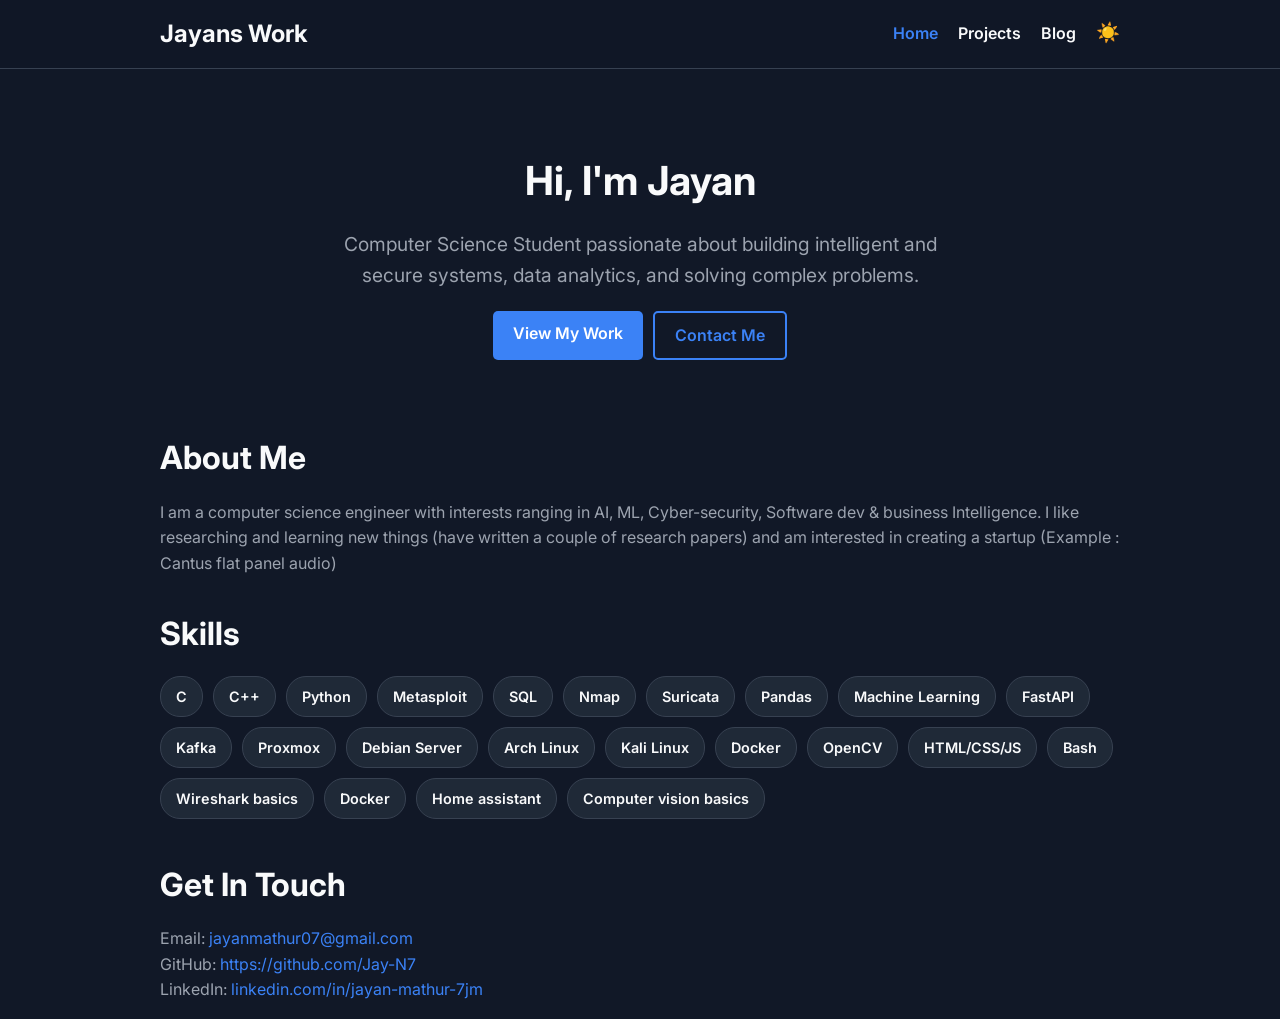
<file: index.html>
<!DOCTYPE html>
<html lang="en">
<head>
    <meta charset="UTF-8">
    <meta name="viewport" content="width=device-width, initial-scale=1.0">
    <title>Portfolio | Home</title>
    <link rel="stylesheet" href="styles.css">
</head>
<body>

    <nav class="navbar">
        <div class="nav-container">
            <a href="index.html" class="logo">Jayans Work</a>
            <ul class="nav-links">
                <li><a href="index.html">Home</a></li>
                <li><a href="projects.html">Projects</a></li>
                <li><a href="blog.html">Blog</a></li>
                <li><button id="theme-toggle" class="theme-toggle">🌙</button></li>
            </ul>
        </div>
    </nav>

    <main class="container">
        <header class="hero">
            <h1>Hi, I'm Jayan </h1>
            <p>Computer Science Student passionate about building intelligent and secure systems, data analytics, and solving complex problems.</p>
            <div style="display: flex; gap: 10px; justify-content: center; margin-top: 20px;">
                <a href="projects.html" class="btn">View My Work</a>
                <a href="#contact" class="btn btn-outline">Contact Me</a>
            </div>
        </header>

        <section id="about">
            <h2>About Me</h2>
            <p>I am a computer science engineer with interests ranging in AI, ML, Cyber-security, Software dev & business Intelligence. I like researching and learning new things (have written a couple of research papers) and am interested in creating a startup (Example : Cantus flat panel audio)</p>
            
            <h2>Skills</h2>
            <div class="skills-container">
                <span class="skill-tag">C</span>
                <span class="skill-tag">C++</span>
                <span class="skill-tag">Python</span>
                <span class="skill-tag">Metasploit</span>
                <span class="skill-tag">SQL</span>
                <span class="skill-tag">Nmap</span>
                <span class="skill-tag">Suricata</span>
                <span class="skill-tag">Pandas</span>
                <span class="skill-tag">Machine Learning</span>
                <span class="skill-tag">FastAPI</span>
                <span class="skill-tag">Kafka</span>
                <span class="skill-tag">Proxmox</span>
                <span class="skill-tag">Debian Server</span>
                <span class="skill-tag">Arch Linux</span>
                <span class="skill-tag">Kali Linux</span>
                <span class="skill-tag">Docker</span>
                <span class="skill-tag">OpenCV</span>
                <span class="skill-tag">HTML/CSS/JS</span>
                <span class="skill-tag">Bash</span>
                <span class="skill-tag">Wireshark basics</span>
                <span class="skill-tag">Docker</span>
                <span class="skill-tag">Home assistant</span>
                <span class="skill-tag">Computer vision basics</span>
            </div>
        </section>

        <section id="contact" style="margin-top: 40px;">
            <h2>Get In Touch</h2>
            <p>
                Email: <a href="mailto:jayanmathur07@gmail.com">jayanmathur07@gmail.com</a> <br>
                GitHub: <a href="https://github.com/Jay-N7" target="_blank">https://github.com/Jay-N7</a> <br>
                LinkedIn: <a href="https://linkedin.com/in/jayan-mathur-7jm" target="_blank">linkedin.com/in/jayan-mathur-7jm</a>
            </p>
        </section>
    </main>

    <script src="script.js"></script>
</body>
</html>
</file>
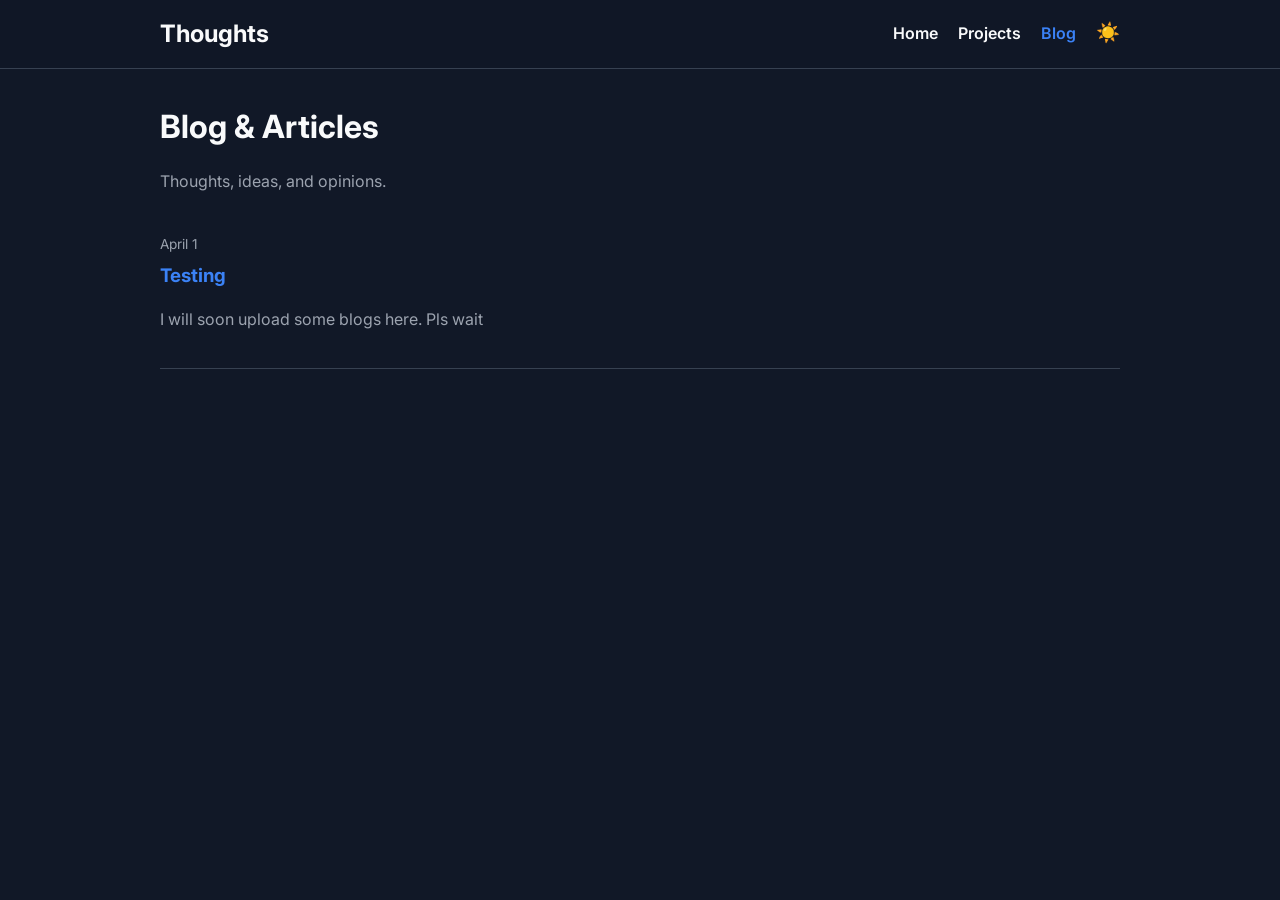
<file: blog.html>
<!DOCTYPE html>
<html lang="en">
<head>
    <meta charset="UTF-8">
    <meta name="viewport" content="width=device-width, initial-scale=1.0">
    <title>Portfolio | Blog</title>
    <link rel="stylesheet" href="styles.css">
</head>
<body>

    <nav class="navbar">
        <div class="nav-container">
            <a href="index.html" class="logo">Thoughts</a>
            <ul class="nav-links">
                <li><a href="index.html">Home</a></li>
                <li><a href="projects.html">Projects</a></li>
                <li><a href="blog.html">Blog</a></li>
                <li><button id="theme-toggle" class="theme-toggle">🌙</button></li>
            </ul>
        </div>
    </nav>

    <main class="container">
        <h2>Blog & Articles</h2>
        <p>Thoughts, ideas, and opinions.</p>

        <section class="blog-list">
            
            <article class="blog-item">
                <span class="blog-date">April 1</span>
                <h3><a href="blogs/blog-post-1.html">Testing</a></h3>
                <p>I will soon upload some blogs here. Pls wait</p>
            </article>

            </section>
    </main>


    <script src="script.js"></script>
</body>
</html>
</file>
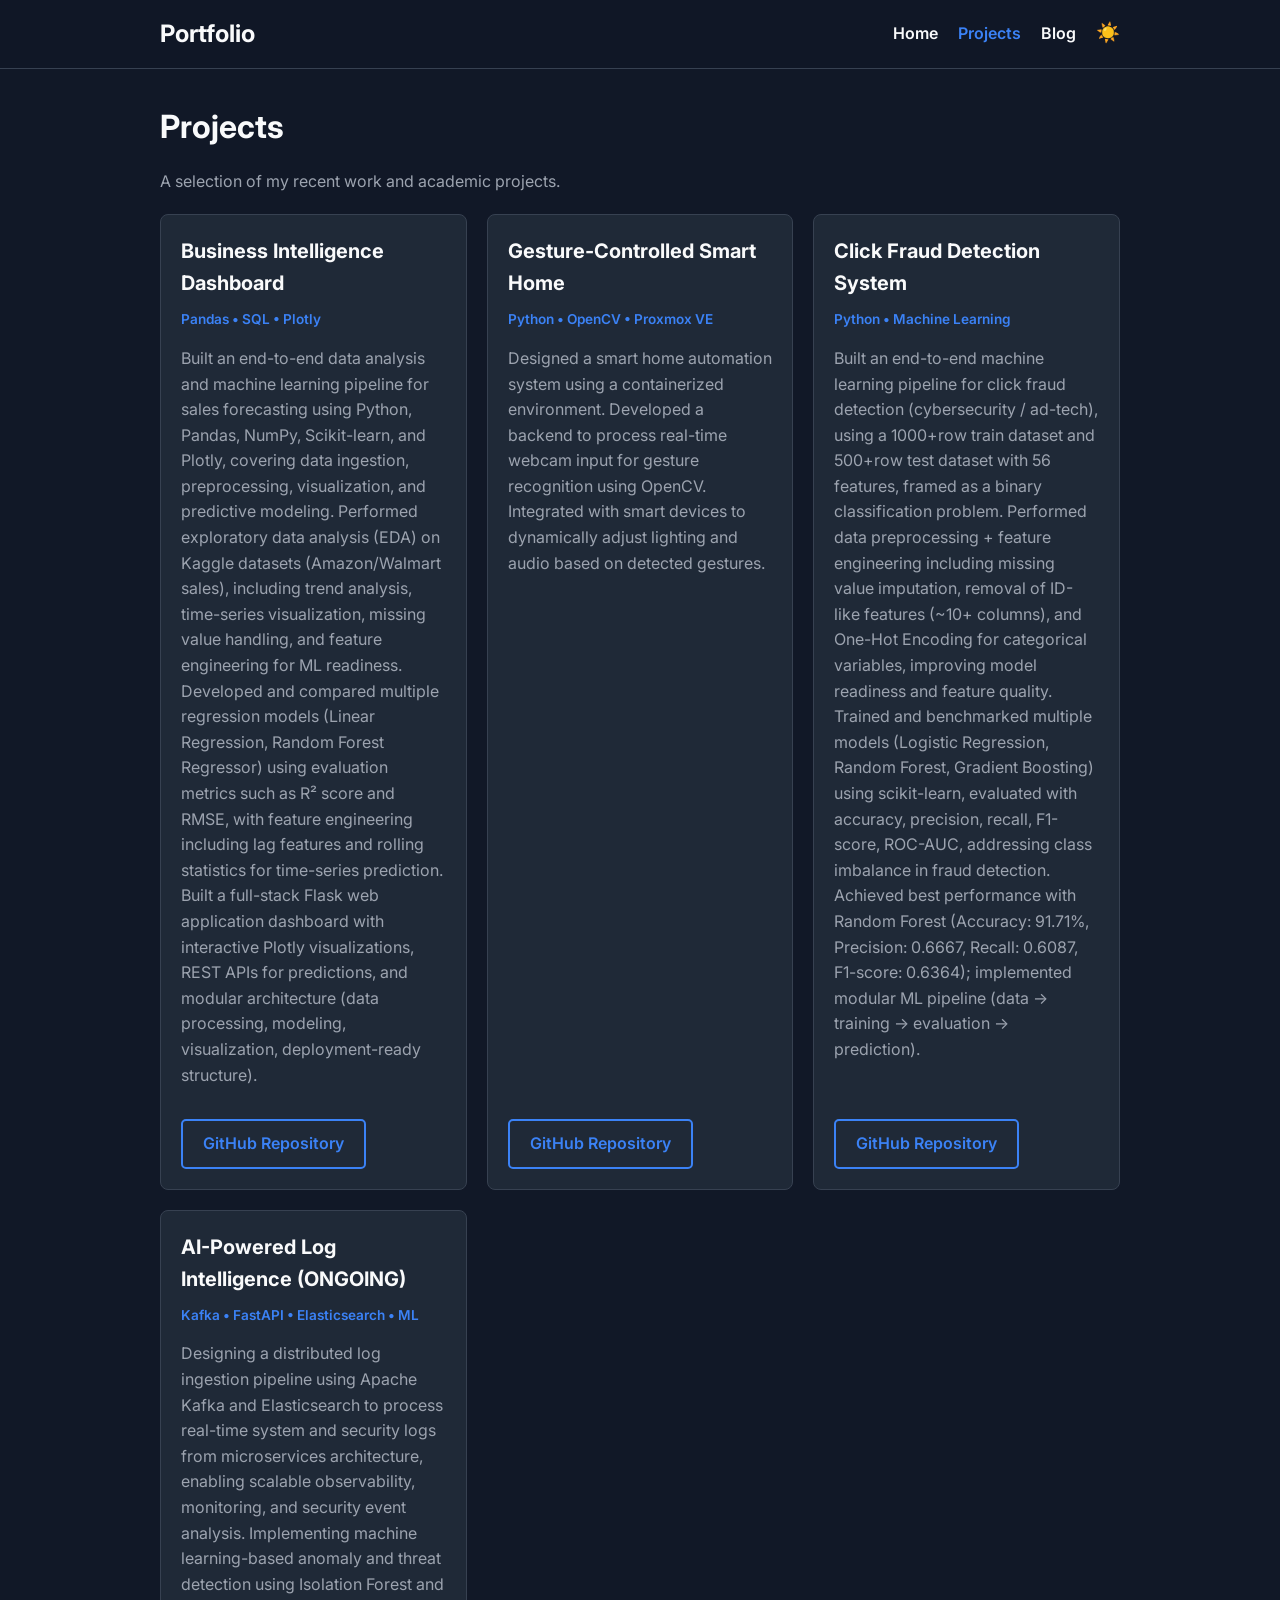
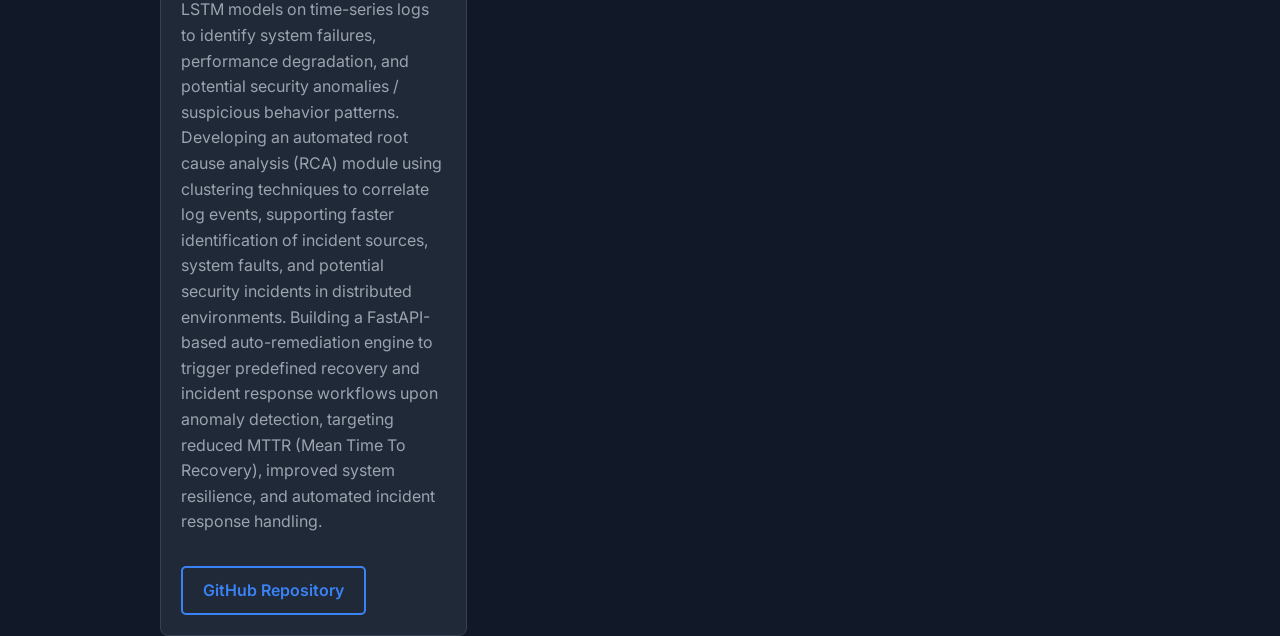
<file: projects.html>
<!DOCTYPE html>
<html lang="en">
<head>
    <meta charset="UTF-8">
    <meta name="viewport" content="width=device-width, initial-scale=1.0">
    <title>Portfolio | Projects</title>
    <link rel="stylesheet" href="styles.css">
</head>
<body>

    <nav class="navbar">
        <div class="nav-container">
            <a href="index.html" class="logo">Portfolio</a>
            <ul class="nav-links">
                <li><a href="index.html">Home</a></li>
                <li><a href="projects.html">Projects</a></li>
                <li><a href="blog.html">Blog</a></li>
                <li><button id="theme-toggle" class="theme-toggle">🌙</button></li>
            </ul>
        </div>
    </nav>

    <main class="container">
        <h2>Projects</h2>
        <p>A selection of my recent work and academic projects.</p>

        <section class="grid">
            
            <div class="card">
                <div class="card-body">
                    <h3 class="card-title">Business Intelligence Dashboard</h3>
                    <div class="tech-stack">Pandas • SQL • Plotly</div>
                    <p> 
Built an end-to-end data analysis and machine learning pipeline for sales forecasting using Python, Pandas, NumPy, Scikit-learn, and Plotly, covering 
data ingestion, preprocessing, visualization, and predictive modeling. 
Performed exploratory data analysis (EDA) on Kaggle datasets (Amazon/Walmart sales), including trend analysis, time-series visualization, missing value 
handling, and feature engineering for ML readiness. 
Developed and compared multiple regression models (Linear Regression, Random Forest Regressor) using evaluation metrics such as R² score and 
RMSE, with feature engineering including lag features and rolling statistics for time-series prediction. 
Built a full-stack Flask web application dashboard with interactive Plotly visualizations, REST APIs for predictions, and modular architecture (data 
processing, modeling, visualization, deployment-ready structure). </p>
                </div>
                <div class="card-footer">
<a href="https://github.com/Jay-N7/Business-intelligence" target="_blank" class="btn btn-outline">
  GitHub Repository
</a>                </div>
            </div>

            <div class="card">
                <div class="card-body">
                    <h3 class="card-title">Gesture-Controlled Smart Home</h3>
                    <div class="tech-stack">Python • OpenCV • Proxmox VE</div>
                    <p>Designed a smart home automation system using a containerized environment. Developed a backend to process real-time webcam input for gesture recognition using OpenCV. Integrated with smart devices to dynamically adjust lighting and audio based on detected gestures.</p>
                </div>
                <div class="card-footer">
                    <a href="#" target="_blank" class="btn btn-outline">GitHub Repository</a>
                </div>
            </div>

            <div class="card">
                <div class="card-body">
                    <h3 class="card-title">Click Fraud Detection System</h3>
                    <div class="tech-stack">Python • Machine Learning</div>
                    <p>
Built an end-to-end machine learning pipeline for click fraud detection (cybersecurity / ad-tech), using a 1000+row train dataset and 500+row test 
dataset with 56 features, framed as a binary classification problem. 
Performed data preprocessing + feature engineering including missing value imputation, removal of ID-like features (~10+ columns), and One-Hot 
Encoding for categorical variables, improving model readiness and feature quality. 
Trained and benchmarked multiple models (Logistic Regression, Random Forest, Gradient Boosting) using scikit-learn, evaluated with accuracy, 
precision, recall, F1-score, ROC-AUC, addressing class imbalance in fraud detection. 
Achieved best performance with Random Forest (Accuracy: 91.71%, Precision: 0.6667, Recall: 0.6087, F1-score: 0.6364); implemented modular ML 
pipeline (data → training → evaluation → prediction).</p>
                </div>
                <div class="card-footer">
<a href="https://github.com/Jay-N7/click_fraud" target="_blank" class="btn btn-outline">
  GitHub Repository
</a>                </div>
            </div>

            <div class="card">
                <div class="card-body">
                    <h3 class="card-title">AI-Powered Log Intelligence (ONGOING)</h3>
                    <div class="tech-stack">Kafka • FastAPI • Elasticsearch • ML</div>
                    <p> 
Designing a distributed log ingestion pipeline using Apache Kafka and Elasticsearch to process real-time system and security logs from microservices 
architecture, enabling scalable observability, monitoring, and security event analysis. 
Implementing machine learning-based anomaly and threat detection using Isolation Forest and LSTM models on time-series logs to identify system 
failures, performance degradation, and potential security anomalies / suspicious behavior patterns. 
Developing an automated root cause analysis (RCA) module using clustering techniques to correlate log events, supporting faster identification of incident 
sources, system faults, and potential security incidents in distributed environments. 
Building a FastAPI-based auto-remediation engine to trigger predefined recovery and incident response workflows upon anomaly detection, targeting 
reduced MTTR (Mean Time To Recovery), improved system resilience, and automated incident response handling.</p>
                </div>
                <div class="card-footer">
                    <a href="#" target="_blank" class="btn btn-outline">GitHub Repository</a>
                </div>
            </div>

            </section>
    </main>


    <script src="script.js"></script>
</body>
</html>
</file>
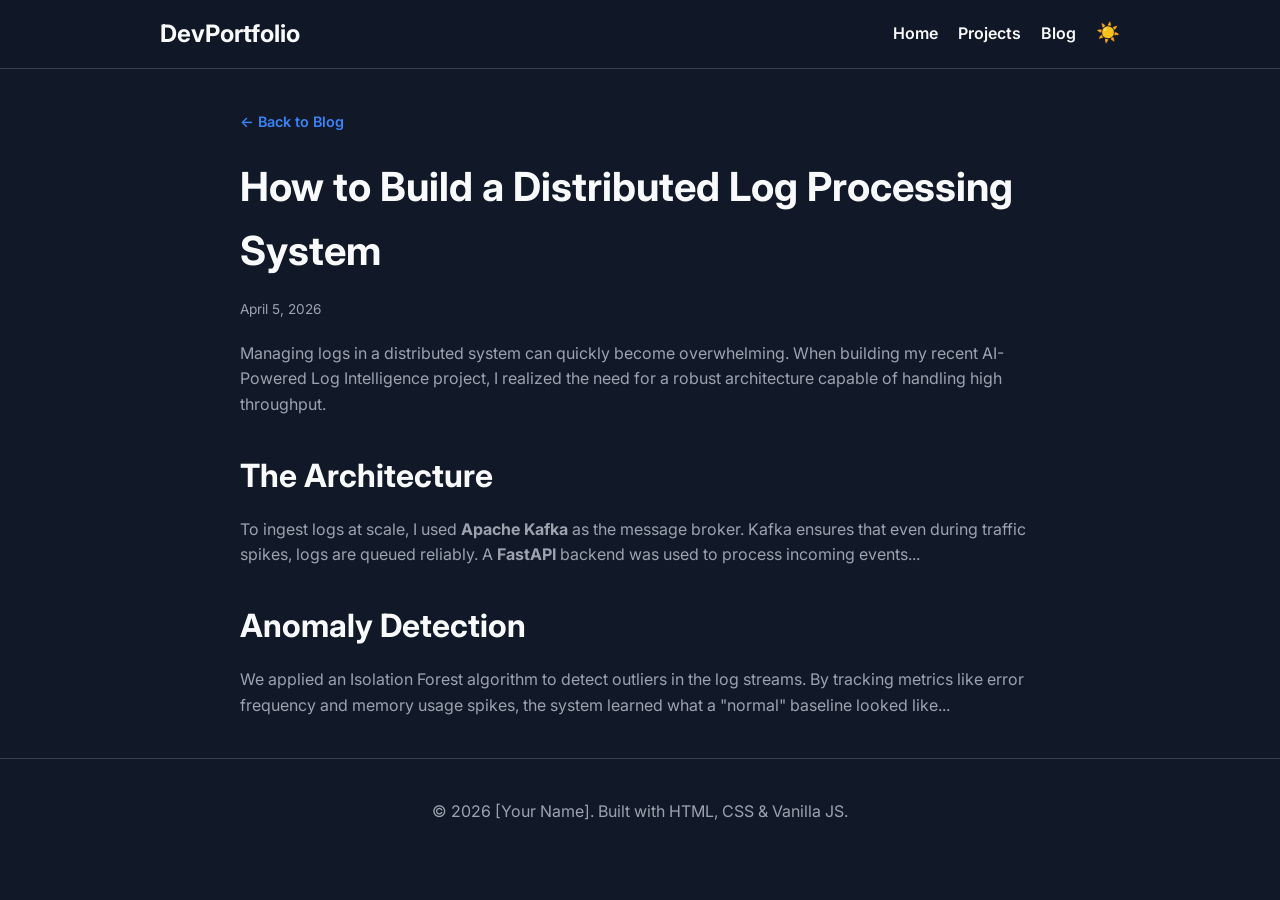
<file: blogs/blog-post-1.html>
<!DOCTYPE html>
<html lang="en">
<head>
    <meta charset="UTF-8">
    <meta name="viewport" content="width=device-width, initial-scale=1.0">
    <title>How to Build a Distributed Log Processing System | Blog</title>
    <link rel="stylesheet" href="../styles.css">
</head>
<body>

    <nav class="navbar">
        <div class="nav-container">
            <a href="../index.html" class="logo">DevPortfolio</a>
            <ul class="nav-links">
                <li><a href="../index.html">Home</a></li>
                <li><a href="../projects.html">Projects</a></li>
                <li><a href="../blog.html">Blog</a></li>
                <li><button id="theme-toggle" class="theme-toggle">🌙</button></li>
            </ul>
        </div>
    </nav>

    <main class="container">
        <article style="max-width: 800px; margin: 40px auto;">
            <a href="../blog.html" style="font-size: 0.9rem; font-weight: 600;">← Back to Blog</a>
            
            <h1 style="margin-top: 20px;">How to Build a Distributed Log Processing System</h1>
            <span class="blog-date" style="margin-bottom: 20px;">April 5, 2026</span>
            
            <p>Managing logs in a distributed system can quickly become overwhelming. When building my recent AI-Powered Log Intelligence project, I realized the need for a robust architecture capable of handling high throughput.</p>
            
            <h2>The Architecture</h2>
            <p>To ingest logs at scale, I used <strong>Apache Kafka</strong> as the message broker. Kafka ensures that even during traffic spikes, logs are queued reliably. A <strong>FastAPI</strong> backend was used to process incoming events...</p>
            
            <h2>Anomaly Detection</h2>
            <p>We applied an Isolation Forest algorithm to detect outliers in the log streams. By tracking metrics like error frequency and memory usage spikes, the system learned what a "normal" baseline looked like...</p>
            
            </article>
    </main>

    <footer>
        <p>&copy; 2026 [Your Name]. Built with HTML, CSS & Vanilla JS.</p>
    </footer>

    <script src="../script.js"></script>
</body>
</html>
</file>
<file: styles.css>
@import url('https://fonts.googleapis.com/css2?family=Inter:wght@300;400;600;700&display=swap');

/* --- Theme Variables --- */
:root {
    --bg-color: #f9fafb;
    --text-color: #1f2937;
    --text-muted: #4b5563;
    --primary-color: #2563eb;
    --primary-hover: #1d4ed8;
    --card-bg: #ffffff;
    --nav-bg: rgba(255, 255, 255, 0.9);
    --border-color: #e5e7eb;
    --transition: all 0.3s ease;
}

[data-theme="dark"] {
    --bg-color: #111827;
    --text-color: #f9fafb;
    --text-muted: #9ca3af;
    --primary-color: #3b82f6;
    --primary-hover: #60a5fa;
    --card-bg: #1f2937;
    --nav-bg: rgba(17, 24, 39, 0.9);
    --border-color: #374151;
}

/* --- Global Styles --- */
* {
    margin: 0;
    padding: 0;
    box-sizing: border-box;
}

body {
    font-family: 'Inter', sans-serif;
    background-color: var(--bg-color);
    color: var(--text-color);
    line-height: 1.6;
    transition: background-color 0.3s, color 0.3s;
}

a {
    text-decoration: none;
    color: var(--primary-color);
    transition: var(--transition);
}

a:hover {
    color: var(--primary-hover);
}

ul {
    list-style: none;
}

.container {
    max-width: 1000px;
    margin: 0 auto;
    padding: 0 20px;
}

/* --- Typography --- */
h1, h2, h3 {
    font-weight: 700;
    margin-bottom: 1rem;
}

h1 { font-size: 2.5rem; }
h2 { font-size: 2rem; margin-top: 2rem; }
p { margin-bottom: 1rem; color: var(--text-muted); }

/* --- Navbar --- */
.navbar {
    position: sticky;
    top: 0;
    background-color: var(--nav-bg);
    backdrop-filter: blur(10px);
    border-bottom: 1px solid var(--border-color);
    z-index: 1000;
}

.nav-container {
    display: flex;
    justify-content: space-between;
    align-items: center;
    padding: 15px 20px;
    max-width: 1000px;
    margin: 0 auto;
}

.logo {
    font-size: 1.5rem;
    font-weight: 700;
    color: var(--text-color);
}

.nav-links {
    display: flex;
    gap: 20px;
    align-items: center;
}

.nav-links a {
    color: var(--text-color);
    font-weight: 600;
}

.nav-links a:hover, .nav-links a.active {
    color: var(--primary-color);
}

.theme-toggle {
    background: none;
    border: none;
    font-size: 1.2rem;
    cursor: pointer;
    color: var(--text-color);
    transition: var(--transition);
}

/* --- Hero Section --- */
.hero {
    padding: 80px 0 40px;
    text-align: center;
}

.hero p {
    font-size: 1.2rem;
    max-width: 600px;
    margin: 0 auto 20px;
}

/* --- Buttons --- */
.btn {
    display: inline-block;
    padding: 10px 20px;
    background-color: var(--primary-color);
    color: #fff !important;
    border-radius: 5px;
    font-weight: 600;
    border: none;
    cursor: pointer;
    transition: var(--transition);
}

.btn:hover {
    background-color: var(--primary-hover);
    transform: translateY(-2px);
}

.btn-outline {
    background-color: transparent;
    border: 2px solid var(--primary-color);
    color: var(--primary-color) !important;
}

.btn-outline:hover {
    background-color: var(--primary-color);
    color: #fff !important;
}

/* --- Grid & Cards (Projects, Skills) --- */
.grid {
    display: grid;
    grid-template-columns: repeat(auto-fit, minmax(300px, 1fr));
    gap: 20px;
    margin-top: 20px;
}

.card {
    background-color: var(--card-bg);
    border: 1px solid var(--border-color);
    border-radius: 8px;
    padding: 20px;
    transition: var(--transition);
    display: flex;
    flex-direction: column;
}

.card:hover {
    transform: translateY(-5px);
    box-shadow: 0 10px 15px -3px rgba(0, 0, 0, 0.1);
}

.card-title {
    font-size: 1.25rem;
    margin-bottom: 10px;
    color: var(--text-color);
}

.card-body {
    flex-grow: 1;
}

.tech-stack {
    font-size: 0.85rem;
    color: var(--primary-color);
    font-weight: 600;
    margin-bottom: 15px;
}

.card-footer {
    margin-top: auto;
    padding-top: 15px;
}

/* --- Skills Tags --- */
.skills-container {
    display: flex;
    flex-wrap: wrap;
    gap: 10px;
}

.skill-tag {
    background-color: var(--card-bg);
    border: 1px solid var(--border-color);
    padding: 8px 15px;
    border-radius: 20px;
    font-size: 0.9rem;
    font-weight: 600;
}

/* --- Blog List --- */
.blog-list {
    display: flex;
    flex-direction: column;
    gap: 20px;
    margin-top: 20px;
}

.blog-item {
    padding: 20px 0;
    border-bottom: 1px solid var(--border-color);
}

.blog-date {
    font-size: 0.85rem;
    color: var(--text-muted);
    margin-bottom: 5px;
    display: block;
}

/* --- Footer --- */
footer {
    text-align: center;
    padding: 40px 20px;
    margin-top: 40px;
    border-top: 1px solid var(--border-color);
    color: var(--text-muted);
}

/* --- Responsive --- */
@media (max-width: 600px) {
    h1 { font-size: 2rem; }
    .nav-links { gap: 10px; font-size: 0.9rem; }
}
</file>
